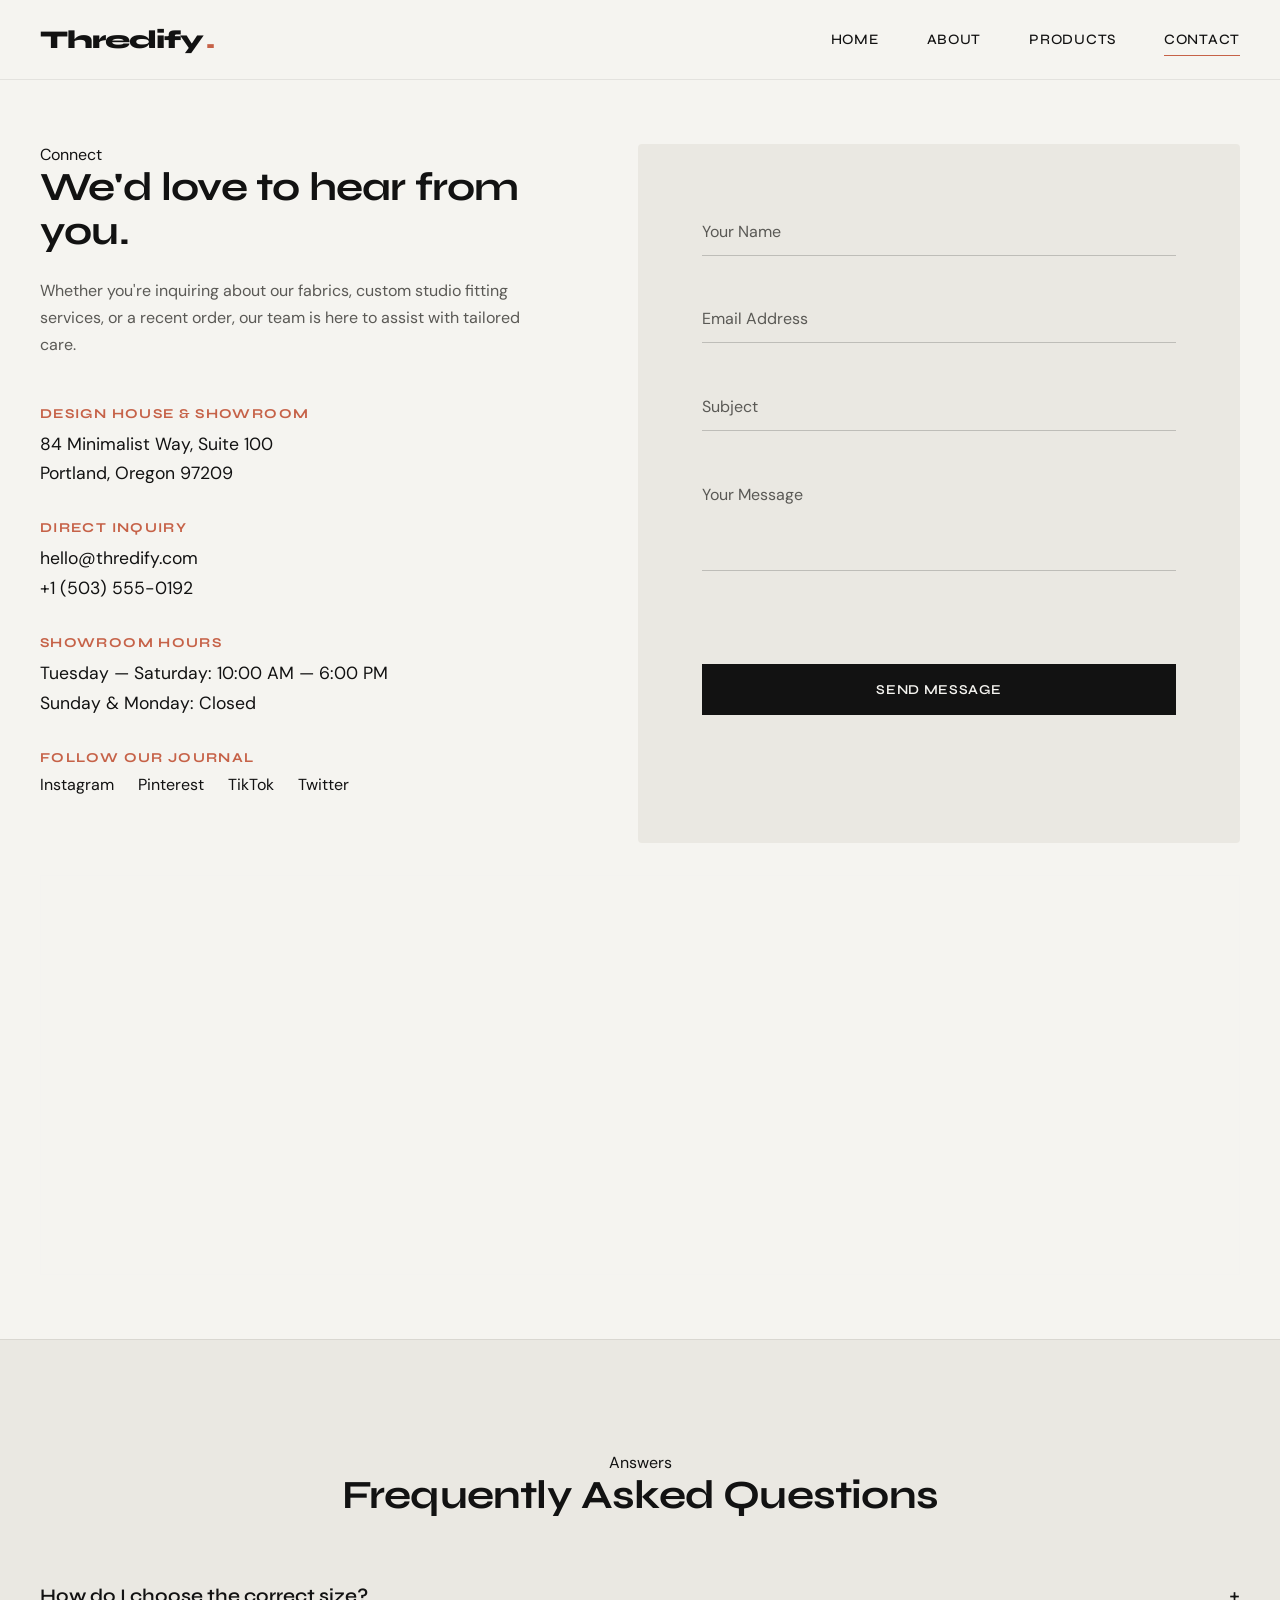
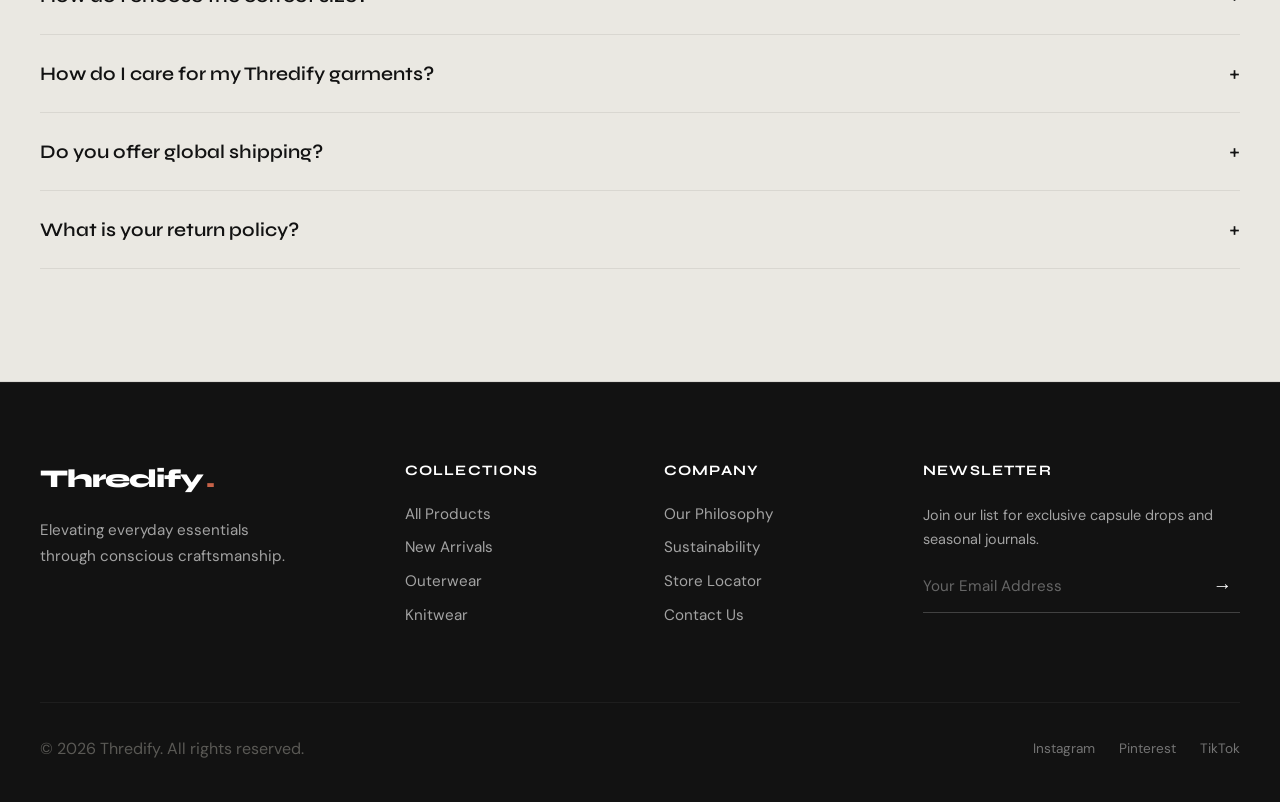
<file: contact.html>
<!DOCTYPE html>
<html lang="en">
<head>
    <meta charset="UTF-8">
    <meta name="viewport" content="width=device-width, initial-scale=1.0">
    <title>Contact Thredify | Find Our Showrooms & Connect</title>
    <meta name="description" content="Reach out to Thredify. Visit our carbon-neutral design showrooms, contact our support team, or read our answers to frequently asked questions.">
    <link rel="stylesheet" href="style.css">
</head>
<body>

    <!-- SHARED HEADER -->
    <header id="mainHeader">
        <div class="container header-container">
            <a href="index.html" class="logo" id="headerLogo">
                Thredify<span>.</span>
            </a>
            
            <nav class="nav-desktop" aria-label="Desktop Navigation">
                <a href="index.html">Home</a>
                <a href="about.html">About</a>
                <a href="products.html">Products</a>
                <a href="contact.html">Contact</a>
            </nav>

            <button class="nav-toggle" id="navToggleBtn" aria-label="Toggle Mobile Navigation">
                <span></span>
                <span></span>
                <span></span>
            </button>
        </div>
    </header>

    <!-- MOBILE MENU OVERLAY -->
    <div class="nav-mobile-overlay" id="mobileMenuOverlay">
        <a href="index.html">Home</a>
        <a href="about.html">About</a>
        <a href="products.html">Products</a>
        <a href="contact.html">Contact</a>
    </div>

    <!-- MAIN CONTENT -->
    <main>
        
        <!-- CONTACT SECTION -->
        <section class="section contact-hero animate-fade-in" style="padding-bottom: 2rem;">
            <div class="container contact-grid">
                <!-- Info Column -->
                <div class="contact-info-col">
                    <span class="hero-tagline">Connect</span>
                    <h2>We'd love to hear from you.</h2>
                    <p>Whether you're inquiring about our fabrics, custom studio fitting services, or a recent order, our team is here to assist with tailored care.</p>
                    
                    <div class="contact-details">
                        <!-- Showroom address -->
                        <div class="contact-detail-item">
                            <h4>Design House & Showroom</h4>
                            <p>84 Minimalist Way, Suite 100<br>Portland, Oregon 97209</p>
                        </div>
                        
                        <!-- Contact points -->
                        <div class="contact-detail-item">
                            <h4>Direct Inquiry</h4>
                            <p><a href="mailto:hello@thredify.com">hello@thredify.com</a></p>
                            <p><a href="tel:+15035550192">+1 (503) 555-0192</a></p>
                        </div>

                        <!-- Hours -->
                        <div class="contact-detail-item">
                            <h4>Showroom Hours</h4>
                            <p>Tuesday — Saturday: 10:00 AM — 6:00 PM<br>Sunday & Monday: Closed</p>
                        </div>

                        <!-- Social Media Outlets -->
                        <div class="contact-detail-item">
                            <h4>Follow Our Journal</h4>
                            <div class="social-links" id="contactSocials" style="margin-top: 0.5rem;">
                                <a href="https://instagram.com" target="_blank" rel="noopener noreferrer">Instagram</a>
                                <a href="https://pinterest.com" target="_blank" rel="noopener noreferrer">Pinterest</a>
                                <a href="https://tiktok.com" target="_blank" rel="noopener noreferrer">TikTok</a>
                                <a href="https://twitter.com" target="_blank" rel="noopener noreferrer">Twitter</a>
                            </div>
                        </div>
                    </div>
                </div>

                <!-- Form Column -->
                <div class="contact-form-col">
                    <form id="contactForm" aria-label="Contact Form">
                        <!-- Name -->
                        <div class="form-group">
                            <input type="text" id="name" placeholder=" " required autocomplete="name">
                            <label for="name">Your Name</label>
                        </div>
                        
                        <!-- Email -->
                        <div class="form-group">
                            <input type="email" id="email" placeholder=" " required autocomplete="email">
                            <label for="email">Email Address</label>
                        </div>

                        <!-- Subject -->
                        <div class="form-group">
                            <input type="text" id="subject" placeholder=" " required>
                            <label for="subject">Subject</label>
                        </div>
                        
                        <!-- Message -->
                        <div class="form-group">
                            <textarea id="message" placeholder=" " required></textarea>
                            <label for="message">Your Message</label>
                        </div>

                        <div class="form-feedback" id="contactFormFeedback"></div>

                        <button type="submit" class="btn btn-primary" id="contactSubmitBtn" style="width: 100%;">
                            <span>Send Message</span>
                        </button>
                    </form>
                </div>
            </div>
        </section>

        <!-- STYLIZED MAP EMBED SECTION -->
        <section class="section reveal-on-scroll" style="padding-top: 0; padding-bottom: 4rem;" id="mapSection">
            <div class="container">
                <div class="map-container" style="height: 400px; width: 100%; border: 1px solid var(--border-color); overflow: hidden; filter: grayscale(1) invert(0.9) contrast(1.2);">
                    <iframe src="https://www.google.com/maps/embed?pb=!1m18!1m12!1m3!1d2795.5908587127116!2d-122.68412852341498!3d45.528434771075035!2m3!1f0!2f0!3f0!3m2!1i1024!2i768!4f13.1!3m3!1m2!1s0x54950a0211ff1f8b%3A0x7d01306354fa409e!2sPearl%20District%2C%20Portland%2C%20OR!5e0!3m2!1sen!2sus!4v1700000000000!5m2!1sen!2sus" width="100%" height="100%" style="border:0;" allowfullscreen="" loading="lazy" referrerpolicy="no-referrer-when-downgrade"></iframe>
                </div>
            </div>
        </section>

        <!-- FAQs SECTION -->
        <section class="section reveal-on-scroll" style="background-color: var(--bg-secondary); border-top: 1px solid var(--border-color); border-bottom: 1px solid var(--border-color);" id="faqSection">
            <div class="container">
                <div class="faq-header">
                    <span class="hero-tagline">Answers</span>
                    <h2>Frequently Asked Questions</h2>
                </div>

                <div class="faq-list">
                    <!-- FAQ 1: Sizing -->
                    <div class="faq-item">
                        <button class="faq-question" aria-expanded="false" id="faqBtn1">
                            How do I choose the correct size?
                            <span class="faq-icon">+</span>
                        </button>
                        <div class="faq-answer">
                            <p>Most Thredify garments are designed with a contemporary, relaxed fit. We recommend ordering your normal size for the intended drape. You can view our detailed chest, waist, and sleeve dimensions directly in the options guide of our product detail modals.</p>
                        </div>
                    </div>

                    <!-- FAQ 2: Care -->
                    <div class="faq-item">
                        <button class="faq-question" aria-expanded="false" id="faqBtn2">
                            How do I care for my Thredify garments?
                            <span class="faq-icon">+</span>
                        </button>
                        <div class="faq-answer">
                            <p>Because we use organic, luxury fibers with zero harsh chemical coatings, we recommend hand washing or machine washing cold on a gentle cycle. Always lay flat to dry to maintain the shape and longevity of the fibers.</p>
                        </div>
                    </div>

                    <!-- FAQ 3: Shipping -->
                    <div class="faq-item">
                        <button class="faq-question" aria-expanded="false" id="faqBtn3">
                            Do you offer global shipping?
                            <span class="faq-icon">+</span>
                        </button>
                        <div class="faq-answer">
                            <p>Yes. We ship worldwide using carbon-neutral freight carriers. Shipping fees and custom clearance fees are calculated directly at checkout based on your delivery country.</p>
                        </div>
                    </div>

                    <!-- FAQ 4: Returns -->
                    <div class="faq-item">
                        <button class="faq-question" aria-expanded="false" id="faqBtn4">
                            What is your return policy?
                            <span class="faq-icon">+</span>
                        </button>
                        <div class="faq-answer">
                            <p>We accept returns of unworn, unwashed garments with original tags intact within 30 days of purchase. Simply print a prepaid shipping label via our online returns portal.</p>
                        </div>
                    </div>
                </div>
            </div>
        </section>
    </main>

    <!-- SHARED FOOTER -->
    <footer id="mainFooter">
        <div class="container">
            <div class="footer-grid">
                <div class="footer-brand">
                    <a href="index.html" class="logo" id="footerLogo">
                        Thredify<span>.</span>
                    </a>
                    <p>Elevating everyday essentials through conscious craftsmanship.</p>
                </div>
                <div class="footer-col">
                    <h4>Collections</h4>
                    <ul>
                        <li><a href="products.html">All Products</a></li>
                        <li><a href="products.html">New Arrivals</a></li>
                        <li><a href="products.html">Outerwear</a></li>
                        <li><a href="products.html">Knitwear</a></li>
                    </ul>
                </div>
                <div class="footer-col">
                    <h4>Company</h4>
                    <ul>
                        <li><a href="about.html">Our Philosophy</a></li>
                        <li><a href="about.html#sustainability">Sustainability</a></li>
                        <li><a href="contact.html">Store Locator</a></li>
                        <li><a href="contact.html">Contact Us</a></li>
                    </ul>
                </div>
                <div class="footer-col">
                    <h4>Newsletter</h4>
                    <div class="newsletter-form-wrapper">
                        <form class="newsletter-form" id="newsletterForm" aria-label="Newsletter Signup">
                            <p>Join our list for exclusive capsule drops and seasonal journals.</p>
                            <div class="input-group">
                                <input type="email" placeholder="Your Email Address" aria-label="Email Address" required>
                                <button type="submit" aria-label="Subscribe">→</button>
                            </div>
                        </form>
                        <div class="newsletter-feedback" id="newsletterFeedback"></div>
                    </div>
                </div>
            </div>

            <div class="footer-bottom">
                <p>&copy; 2026 Thredify. All rights reserved.</p>
                <div class="social-links" id="socialLinks">
                    <a href="https://instagram.com" target="_blank" rel="noopener noreferrer" aria-label="Follow us on Instagram">Instagram</a>
                    <a href="https://pinterest.com" target="_blank" rel="noopener noreferrer" aria-label="Follow us on Pinterest">Pinterest</a>
                    <a href="https://tiktok.com" target="_blank" rel="noopener noreferrer" aria-label="Follow us on TikTok">TikTok</a>
                </div>
            </div>
        </div>
    </footer>

    <script src="main.js"></script>
</body>
</html>
</file>
<file: style.css>
@import url('https://fonts.googleapis.com/css2?family=DM+Sans:ital,opsz,wght@0,9..40,100..1000;1,9..40,100..1000&family=Syne:wght@400..800&display=swap');

/* --- DESIGN SYSTEM & SYSTEM VARIABLES --- */
:root {
    --bg-primary: #f5f4f0;      /* Luxurious Off-White */
    --bg-secondary: #eae8e2;    /* Slightly Darker Tint for contrast */
    --text-primary: #121212;    /* Soft Charcoal */
    --text-secondary: #5a5955;  /* Muted Charcoal */
    --accent: #c66248;          /* Bold Premium Terracotta */
    --accent-hover: #ad4f37;
    --border-color: rgba(18, 18, 18, 0.08);
    --border-color-dark: rgba(18, 18, 18, 0.2);
    
    --font-heading: 'Syne', sans-serif;
    --font-body: 'DM Sans', sans-serif;
    
    --transition-smooth: all 0.4s cubic-bezier(0.25, 1, 0.5, 1);
    --transition-quick: all 0.2s ease;
    
    --max-width: 1400px;
    --header-height: 80px;
}

/* --- BASE STYLES --- */
* {
    box-sizing: border-box;
    margin: 0;
    padding: 0;
}

html {
    scroll-behavior: smooth;
    background-color: var(--bg-primary);
    color: var(--text-primary);
    font-family: var(--font-body);
    font-size: 16px;
    -webkit-font-smoothing: antialiased;
}

body {
    min-height: 100vh;
    display: flex;
    flex-direction: column;
    overflow-x: hidden;
}

/* --- TYPOGRAPHY --- */
h1, h2, h3, h4, h5, h6 {
    font-family: var(--font-heading);
    font-weight: 700;
    line-height: 1.1;
    letter-spacing: -0.02em;
}

p {
    font-size: 1rem;
    line-height: 1.7;
    color: var(--text-secondary);
    font-weight: 400;
}

a {
    color: inherit;
    text-decoration: none;
    transition: var(--transition-quick);
}

/* --- LAYOUT CONTAINERS --- */
.container {
    width: 100%;
    max-width: var(--max-width);
    margin: 0 auto;
    padding: 0 2.5rem;
}

.section {
    padding: 7rem 0;
}

/* --- REUSABLE COMPONENTS & BUTTONS --- */
.btn {
    display: inline-flex;
    align-items: center;
    justify-content: center;
    padding: 1rem 2.2rem;
    font-family: var(--font-heading);
    font-weight: 600;
    text-transform: uppercase;
    font-size: 0.85rem;
    letter-spacing: 0.05em;
    cursor: pointer;
    transition: var(--transition-smooth);
    border: 1px solid transparent;
    position: relative;
    overflow: hidden;
}

.btn-primary {
    background-color: var(--text-primary);
    color: var(--bg-primary);
}

.btn-primary::after {
    content: '';
    position: absolute;
    top: 0;
    left: 0;
    width: 100%;
    height: 100%;
    background-color: var(--accent);
    transform: translateY(100%);
    transition: var(--transition-smooth);
    z-index: 1;
}

.btn-primary span {
    position: relative;
    z-index: 2;
}

.btn-primary:hover::after {
    transform: translateY(0);
}

.btn-primary:hover {
    color: #ffffff;
}

.btn-secondary {
    background-color: transparent;
    color: var(--text-primary);
    border-color: var(--text-primary);
}

.btn-secondary:hover {
    background-color: var(--text-primary);
    color: var(--bg-primary);
}

.btn-text {
    padding: 0;
    font-family: var(--font-heading);
    font-weight: 600;
    text-transform: uppercase;
    font-size: 0.85rem;
    letter-spacing: 0.05em;
    display: inline-flex;
    align-items: center;
    gap: 0.5rem;
}

.btn-text::after {
    content: '→';
    transition: var(--transition-quick);
}

.btn-text:hover {
    color: var(--accent);
}

.btn-text:hover::after {
    transform: translateX(5px);
}

/* --- SHARED HEADER --- */
header {
    height: var(--header-height);
    display: flex;
    align-items: center;
    position: fixed;
    top: 0;
    left: 0;
    width: 100%;
    z-index: 1000;
    background-color: rgba(245, 244, 240, 0.85);
    backdrop-filter: blur(10px);
    border-bottom: 1px solid var(--border-color);
    transition: var(--transition-smooth);
}

header.scrolled {
    height: 70px;
    background-color: rgba(245, 244, 240, 0.95);
    box-shadow: 0 4px 30px rgba(0, 0, 0, 0.02);
}

.header-container {
    display: flex;
    justify-content: space-between;
    align-items: center;
    width: 100%;
}

.logo {
    font-family: var(--font-heading);
    font-weight: 800;
    font-size: 1.6rem;
    letter-spacing: -0.04em;
    color: var(--text-primary);
    display: flex;
    align-items: center;
    gap: 0.2rem;
}

.logo span {
    color: var(--accent);
}

nav.nav-desktop {
    display: flex;
    gap: 3rem;
}

nav.nav-desktop a {
    font-family: var(--font-heading);
    font-weight: 500;
    font-size: 0.9rem;
    text-transform: uppercase;
    letter-spacing: 0.05em;
    position: relative;
    padding: 0.5rem 0;
}

nav.nav-desktop a::after {
    content: '';
    position: absolute;
    bottom: 0;
    left: 0;
    width: 100%;
    height: 1.5px;
    background-color: var(--accent);
    transform: scaleX(0);
    transform-origin: right;
    transition: transform 0.4s cubic-bezier(0.25, 1, 0.5, 1);
}

nav.nav-desktop a:hover::after,
nav.nav-desktop a.active::after {
    transform: scaleX(1);
    transform-origin: left;
}

/* Mobile Nav Trigger */
.nav-toggle {
    display: none;
    background: none;
    border: none;
    cursor: pointer;
    padding: 0.5rem;
    z-index: 1100;
}

.nav-toggle span {
    display: block;
    width: 25px;
    height: 2px;
    background-color: var(--text-primary);
    margin: 5px 0;
    transition: var(--transition-smooth);
}

/* Mobile Menu Overlay */
.nav-mobile-overlay {
    position: fixed;
    top: 0;
    right: -100%;
    width: 100%;
    height: 100vh;
    background-color: var(--bg-primary);
    z-index: 1050;
    display: flex;
    flex-direction: column;
    justify-content: center;
    align-items: center;
    gap: 2.5rem;
    transition: var(--transition-smooth);
}

.nav-mobile-overlay.active {
    right: 0;
}

.nav-mobile-overlay a {
    font-family: var(--font-heading);
    font-weight: 700;
    font-size: 2rem;
    text-transform: uppercase;
    letter-spacing: 0.02em;
}

.nav-mobile-overlay a.active {
    color: var(--accent);
}

/* Hamburger toggle active class */
.nav-toggle.active span:nth-child(1) {
    transform: rotate(-45deg) translate(-5px, 5px);
}
.nav-toggle.active span:nth-child(2) {
    opacity: 0;
}
.nav-toggle.active span:nth-child(3) {
    transform: rotate(45deg) translate(-5px, -5px);
}

/* --- FULL-WIDTH HERO CAROUSEL --- */
.hero-fullwidth {
    position: relative;
    width: 100%;
    height: 100vh;
    overflow: hidden;
    display: flex;
    align-items: center;
}

.hero-carousel {
    position: absolute;
    top: 0;
    left: 0;
    width: 100%;
    height: 100%;
    z-index: 1;
}

.carousel-slide {
    position: absolute;
    top: 0;
    left: 0;
    width: 100%;
    height: 100%;
    opacity: 0;
    transition: opacity 1.2s ease-in-out;
}

.carousel-slide.active {
    opacity: 1;
}

.carousel-slide img {
    width: 100%;
    height: 100%;
    object-fit: cover;
    object-position: center;
}

.hero-overlay {
    position: absolute;
    top: 0;
    left: 0;
    width: 100%;
    height: 100%;
    background: linear-gradient(to bottom, rgba(18, 18, 18, 0.4), rgba(18, 18, 18, 0.65));
    z-index: 2;
}

.hero-container-alt {
    position: relative;
    z-index: 3;
    width: 100%;
}

.hero-content-alt {
    max-width: 650px;
    color: #ffffff;
}

.hero-content-alt h1 {
    font-size: clamp(2.8rem, 6vw, 4.5rem);
    line-height: 1.05;
    margin-bottom: 1.5rem;
    color: #ffffff;
}

.hero-content-alt p {
    color: rgba(255, 255, 255, 0.85);
    margin-bottom: 2.5rem;
    font-size: 1.15rem;
}

.hero-content-alt .btn-secondary {
    color: #ffffff;
    border-color: #ffffff;
}

.hero-content-alt .btn-secondary:hover {
    background-color: #ffffff;
    color: var(--text-primary);
}

/* --- SCROLL REVEAL STYLES --- */
.reveal-on-scroll {
    opacity: 0;
    transform: translateY(40px);
    transition: opacity 0.8s cubic-bezier(0.25, 1, 0.5, 1), transform 0.8s cubic-bezier(0.25, 1, 0.5, 1);
}

.reveal-on-scroll.visible {
    opacity: 1;
    transform: translateY(0);
}

/* --- TESTIMONIALS / PRESS STRIP --- */
.press-strip {
    background-color: #121212;
    color: #ffffff;
    padding: 3rem 0;
    border-top: 1px solid rgba(255,255,255,0.05);
    border-bottom: 1px solid rgba(255,255,255,0.05);
    overflow: hidden;
}

.press-container {
    display: flex;
    justify-content: space-around;
    align-items: center;
    flex-wrap: wrap;
    gap: 2.5rem;
}

.press-item {
    text-align: center;
    max-width: 320px;
}

.press-quote {
    font-family: var(--font-heading);
    font-weight: 500;
    font-size: 1.1rem;
    line-height: 1.4;
    margin-bottom: 0.8rem;
    color: #eae8e2;
}

.press-source {
    font-size: 0.75rem;
    text-transform: uppercase;
    letter-spacing: 0.2em;
    color: var(--accent);
}

/* --- FEATURED PRODUCTS & CARD HOVER EFFECTS --- */
.section-header {
    margin-bottom: 4rem;
}

.section-header h2 {
    font-size: 2.5rem;
    margin-bottom: 0.5rem;
}

.section-subtitle {
    color: var(--text-secondary);
    font-size: 1.1rem;
}

.product-grid {
    display: grid;
    grid-template-columns: repeat(auto-fill, minmax(280px, 1fr));
    gap: 2.5rem;
}

.product-card {
    display: flex;
    flex-direction: column;
    position: relative;
    background: transparent;
}

.product-img-wrapper {
    position: relative;
    aspect-ratio: 3/4;
    overflow: hidden;
    background-color: var(--bg-secondary);
    margin-bottom: 1.2rem;
}

.product-img-wrapper img {
    width: 100%;
    height: 100%;
    object-fit: cover;
    transition: var(--transition-smooth);
}

.product-img-hover {
    position: absolute;
    top: 0;
    left: 0;
    opacity: 0;
}

.product-card:hover .product-img-main {
    opacity: 0;
}

.product-card:hover .product-img-hover {
    opacity: 1;
    transform: scale(1.03);
}

.product-badge {
    position: absolute;
    top: 1rem;
    left: 1rem;
    background-color: var(--accent);
    color: #ffffff;
    padding: 0.3rem 0.8rem;
    font-family: var(--font-heading);
    font-size: 0.75rem;
    font-weight: 600;
    text-transform: uppercase;
    letter-spacing: 0.05em;
    z-index: 10;
}

/* Quick Add to Cart button overlay */
.add-to-cart-quick {
    position: absolute;
    bottom: 0;
    left: 0;
    width: 100%;
    padding: 1.2rem;
    background-color: rgba(18, 18, 18, 0.9);
    color: #ffffff;
    border: none;
    font-family: var(--font-heading);
    font-weight: 600;
    font-size: 0.8rem;
    text-transform: uppercase;
    letter-spacing: 0.1em;
    cursor: pointer;
    transform: translateY(100%);
    transition: var(--transition-smooth);
    z-index: 15;
}

.product-card:hover .add-to-cart-quick {
    transform: translateY(0);
}

.add-to-cart-quick:hover {
    background-color: var(--accent);
}

.product-info {
    display: flex;
    justify-content: space-between;
    align-items: flex-start;
}

.product-title {
    font-family: var(--font-body);
    font-weight: 500;
    font-size: 1.05rem;
    margin-bottom: 0.2rem;
}

.product-category {
    font-size: 0.85rem;
    color: var(--text-secondary);
    text-transform: uppercase;
    letter-spacing: 0.05em;
}

.product-price {
    font-family: var(--font-heading);
    font-weight: 700;
    font-size: 1.05rem;
    color: var(--accent);
}

/* --- DEDICATED NEWSLETTER SECTION --- */
.newsletter-section {
    background-color: var(--bg-secondary);
    border-top: 1px solid var(--border-color);
}

.newsletter-box {
    max-width: 600px;
    margin: 0 auto;
    text-align: center;
}

.newsletter-box h2 {
    font-size: 2.5rem;
    margin-bottom: 1rem;
}

.newsletter-box p {
    margin-bottom: 2rem;
}

.newsletter-section-form {
    display: flex;
    gap: 1rem;
    align-items: center;
}

.newsletter-section-form .input-group {
    flex-grow: 1;
    border-bottom-color: var(--text-primary);
}

.newsletter-section-form input {
    color: var(--text-primary);
}

.newsletter-section-form input::placeholder {
    color: var(--text-secondary);
}

.newsletter-section-form button {
    color: var(--text-primary);
}

/* --- BRAND STORY TEASER GRID --- */
.teaser-grid {
    display: grid;
    grid-template-columns: 1fr 1.2fr;
    gap: 5rem;
    align-items: center;
}

.teaser-img {
    height: 55vh;
    overflow: hidden;
}

.teaser-img img {
    width: 100%;
    height: 100%;
    object-fit: cover;
}

.teaser-content {
    display: flex;
    flex-direction: column;
    align-items: flex-start;
}

.teaser-content h2 {
    font-size: 2.8rem;
    margin-bottom: 1.5rem;
}

.teaser-content p {
    font-size: 1.15rem;
    margin-bottom: 2rem;
    max-width: 500px;
}

/* --- ABOUT PAGE SPECIFIC STYLES --- */
.about-hero {
    padding-top: calc(var(--header-height) + 5rem);
    text-align: center;
}

.about-hero h1 {
    font-size: clamp(2.5rem, 5vw, 4.5rem);
    max-width: 800px;
    margin: 0 auto 2rem auto;
}

.about-intro-img {
    height: 50vh;
    width: 100%;
    overflow: hidden;
    margin-top: 4rem;
}

.about-intro-img img {
    width: 100%;
    height: 100%;
    object-fit: cover;
    object-position: center 30%;
}

.pillars-grid {
    display: grid;
    grid-template-columns: repeat(3, 1fr);
    gap: 3rem;
}

.pillar-card {
    padding: 3rem;
    background-color: var(--bg-secondary);
    border-radius: 4px;
    transition: var(--transition-smooth);
}

.pillar-card:hover {
    transform: translateY(-5px);
    box-shadow: 0 10px 30px rgba(0,0,0,0.02);
}

.pillar-num {
    font-family: var(--font-heading);
    font-size: 3rem;
    font-weight: 800;
    color: var(--accent);
    opacity: 0.3;
    margin-bottom: 2rem;
}

.pillar-card h3 {
    font-size: 1.5rem;
    margin-bottom: 1rem;
}

/* Timeline */
.timeline {
    position: relative;
    max-width: 800px;
    margin: 0 auto;
}

.timeline::after {
    content: '';
    position: absolute;
    width: 2px;
    background-color: var(--border-color-dark);
    top: 0;
    bottom: 0;
    left: 50%;
    margin-left: -1px;
}

.timeline-container {
    padding: 10px 40px;
    position: relative;
    background-color: inherit;
    width: 50%;
}

.timeline-container::after {
    content: '';
    position: absolute;
    width: 12px;
    height: 12px;
    right: -6px;
    background-color: var(--accent);
    border: 2px solid var(--bg-primary);
    top: 25px;
    border-radius: 50%;
    z-index: 1;
}

.timeline-left {
    left: 0;
}

.timeline-right {
    left: 50%;
}

.timeline-right::after {
    left: -6px;
}

.timeline-content {
    padding: 2rem;
    background-color: var(--bg-secondary);
    position: relative;
    border-radius: 4px;
}

.timeline-year {
    font-family: var(--font-heading);
    font-size: 1.5rem;
    font-weight: 700;
    color: var(--accent);
    margin-bottom: 0.5rem;
}

/* --- PRODUCTS PAGE SPECIFIC STYLES --- */
.products-hero {
    padding-top: calc(var(--header-height) + 4rem);
    margin-bottom: 3rem;
}

.products-hero h1 {
    font-size: 3rem;
    margin-bottom: 1rem;
}

.filter-bar {
    display: flex;
    justify-content: flex-start;
    gap: 1.5rem;
    border-bottom: 1px solid var(--border-color);
    padding-bottom: 1rem;
    margin-bottom: 4rem;
    overflow-x: auto;
    scrollbar-width: none;
}

.filter-bar::-webkit-scrollbar {
    display: none;
}

.filter-btn {
    background: none;
    border: none;
    font-family: var(--font-heading);
    font-weight: 600;
    font-size: 0.9rem;
    text-transform: uppercase;
    letter-spacing: 0.05em;
    cursor: pointer;
    padding: 0.5rem 0;
    position: relative;
    color: var(--text-secondary);
    white-space: nowrap;
    transition: var(--transition-quick);
}

.filter-btn:hover {
    color: var(--text-primary);
}

.filter-btn::after {
    content: '';
    position: absolute;
    bottom: -1px;
    left: 0;
    width: 100%;
    height: 2px;
    background-color: var(--accent);
    transform: scaleX(0);
    transition: transform 0.3s ease;
}

.filter-btn.active {
    color: var(--text-primary);
}

.filter-btn.active::after {
    transform: scaleX(1);
}

.product-card.hidden {
    opacity: 0;
    transform: scale(0.95);
    position: absolute;
    pointer-events: none;
    visibility: hidden;
    width: 0;
    height: 0;
    margin: 0;
    padding: 0;
    border: none;
}

/* --- CONTACT PAGE SPECIFIC STYLES --- */
.contact-hero {
    padding-top: calc(var(--header-height) + 4rem);
}

.contact-grid {
    display: grid;
    grid-template-columns: 1fr 1.2fr;
    gap: 6rem;
}

.contact-info-col h2 {
    font-size: 2.5rem;
    margin-bottom: 1.5rem;
}

.contact-details {
    margin: 3rem 0;
}

.contact-detail-item {
    margin-bottom: 2rem;
}

.contact-detail-item h4 {
    font-size: 0.85rem;
    text-transform: uppercase;
    letter-spacing: 0.1em;
    color: var(--accent);
    margin-bottom: 0.5rem;
}

.contact-detail-item p {
    font-size: 1.1rem;
    color: var(--text-primary);
}

.contact-detail-item a:hover {
    color: var(--accent);
}

/* Floating labels form */
.contact-form-col {
    background-color: var(--bg-secondary);
    padding: 4rem;
    border-radius: 4px;
}

.form-group {
    position: relative;
    margin-bottom: 2.5rem;
}

.form-group input,
.form-group textarea {
    width: 100%;
    padding: 0.8rem 0;
    background: none;
    border: none;
    border-bottom: 1px solid var(--border-color-dark);
    font-family: var(--font-body);
    font-size: 1rem;
    color: var(--text-primary);
    outline: none;
    transition: var(--transition-quick);
}

.form-group textarea {
    resize: none;
    height: 100px;
}

.form-group label {
    position: absolute;
    left: 0;
    top: 0.8rem;
    color: var(--text-secondary);
    pointer-events: none;
    transition: var(--transition-quick);
    font-size: 1rem;
}

.form-group input:focus ~ label,
.form-group input:not(:placeholder-shown) ~ label,
.form-group textarea:focus ~ label,
.form-group textarea:not(:placeholder-shown) ~ label {
    top: -1.2rem;
    font-size: 0.8rem;
    color: var(--accent);
}

.form-group input:focus,
.form-group textarea:focus {
    border-bottom-color: var(--accent);
}

.form-feedback {
    min-height: 1.5rem;
    margin-bottom: 1.5rem;
    font-size: 0.9rem;
    font-weight: 500;
}

.form-feedback.success {
    color: #2e7d32;
}

.form-feedback.error {
    color: #c62828;
}

/* FAQs Accordion */
.faq-section {
    max-width: 800px;
    margin: 0 auto;
}

.faq-header {
    text-align: center;
    margin-bottom: 4rem;
}

.faq-header h2 {
    font-size: 2.5rem;
}

.faq-list {
    display: flex;
    flex-direction: column;
    gap: 1.5rem;
}

.faq-item {
    border-bottom: 1px solid var(--border-color);
    padding-bottom: 1.5rem;
}

.faq-question {
    width: 100%;
    background: none;
    border: none;
    text-align: left;
    font-family: var(--font-heading);
    font-weight: 600;
    font-size: 1.2rem;
    color: var(--text-primary);
    cursor: pointer;
    display: flex;
    justify-content: space-between;
    align-items: center;
}

.faq-icon {
    font-size: 1.5rem;
    transition: transform 0.3s ease;
    font-weight: 300;
}

.faq-answer {
    max-height: 0;
    overflow: hidden;
    transition: max-height 0.4s cubic-bezier(0.25, 1, 0.5, 1);
}

.faq-answer p {
    padding-top: 1rem;
    font-size: 0.95rem;
}

.faq-item.active .faq-icon {
    transform: rotate(45deg);
    color: var(--accent);
}

/* --- ANIMATIONS AND TRANSITIONS --- */
@keyframes fadeIn {
    from {
        opacity: 0;
        transform: translateY(20px);
    }
    to {
        opacity: 1;
        transform: translateY(0);
    }
}

.animate-fade-in {
    animation: fadeIn 1s cubic-bezier(0.25, 1, 0.5, 1) forwards;
}

/* --- FOOTER --- */
footer {
    background-color: #121212;
    color: #e5e5e5;
    padding: 5rem 0 2.5rem 0;
    margin-top: auto;
    border-top: 1px solid rgba(255, 255, 255, 0.05);
}

.footer-grid {
    display: grid;
    grid-template-columns: 1.5fr 1fr 1fr 1.5fr;
    gap: 3rem;
    margin-bottom: 4rem;
}

.footer-brand .logo {
    color: #ffffff;
    margin-bottom: 1.5rem;
}

.footer-brand p {
    color: #a3a3a3;
    font-size: 0.95rem;
    max-width: 250px;
}

.footer-col h4 {
    font-size: 0.9rem;
    text-transform: uppercase;
    letter-spacing: 0.08em;
    margin-bottom: 1.5rem;
    color: #ffffff;
}

.footer-col ul {
    list-style: none;
}

.footer-col ul li {
    margin-bottom: 0.8rem;
}

.footer-col ul li a {
    color: #a3a3a3;
    font-size: 0.95rem;
}

.footer-col ul li a:hover {
    color: var(--accent);
}

.newsletter-form {
    display: flex;
    flex-direction: column;
    gap: 1rem;
}

.newsletter-form p {
    color: #a3a3a3;
    font-size: 0.9rem;
}

.input-group {
    display: flex;
    border-bottom: 1px solid rgba(255, 255, 255, 0.2);
    padding-bottom: 0.5rem;
    transition: var(--transition-quick);
}

.input-group:focus-within {
    border-bottom-color: var(--accent);
}

.input-group input {
    background: none;
    border: none;
    color: #ffffff;
    padding: 0.5rem 0;
    width: 100%;
    outline: none;
    font-family: var(--font-body);
    font-size: 0.95rem;
}

.input-group input::placeholder {
    color: #666;
}

.input-group button {
    background: none;
    border: none;
    color: #ffffff;
    cursor: pointer;
    padding: 0 0.5rem;
    font-size: 1.2rem;
    transition: var(--transition-quick);
}

.input-group button:hover {
    color: var(--accent);
}

.newsletter-feedback {
    font-size: 0.85rem;
    height: 1.2rem;
    transition: var(--transition-quick);
}

.newsletter-feedback.success {
    color: #81c784;
}

.newsletter-feedback.error {
    color: #e57373;
}

.footer-bottom {
    display: flex;
    justify-content: space-between;
    align-items: center;
    padding-top: 2rem;
    border-top: 1px solid rgba(255, 255, 255, 0.05);
    font-size: 0.85rem;
    color: #737373;
}

.social-links {
    display: flex;
    gap: 1.5rem;
}

.social-links a:hover {
    color: var(--accent);
}

/* --- RESPONSIVE Breakpoints --- */
@media (max-width: 1024px) {
    .section {
        padding: 5rem 0;
    }
    
    .teaser-grid {
        grid-template-columns: 1fr;
        gap: 3rem;
    }
    
    .teaser-img {
        height: 45vh;
    }
    
    .footer-grid {
        grid-template-columns: repeat(2, 1fr);
    }
    
    .pillars-grid {
        grid-template-columns: 1fr;
        gap: 2rem;
    }
    
    .contact-grid {
        grid-template-columns: 1fr;
        gap: 4rem;
    }
}

@media (max-width: 768px) {
    :root {
        --header-height: 70px;
    }
    
    .container {
        padding: 0 1.5rem;
    }
    
    nav.nav-desktop {
        display: none;
    }
    
    .nav-toggle {
        display: block;
    }
    
    .section-header {
        flex-direction: column;
        align-items: flex-start;
        gap: 1.5rem;
    }
    
    .timeline::after {
        left: 31px;
    }
    
    .timeline-container {
        width: 100%;
        padding-left: 70px;
        padding-right: 25px;
    }
    
    .timeline-container::after {
        left: 25px;
        right: auto;
    }
    
    .timeline-right {
        left: 0%;
    }
    
    .contact-form-col {
        padding: 2.5rem;
    }
}

@media (max-width: 480px) {
    .footer-grid {
        grid-template-columns: 1fr;
    }
    
    .hero-actions {
        flex-direction: column;
        width: 100%;
        gap: 1rem;
    }
    
    .btn {
        width: 100%;
    }
    
    .footer-bottom {
        flex-direction: column;
        gap: 1.5rem;
        text-align: center;
    }
    
    .press-container {
        flex-direction: column;
        gap: 2rem;
    }
}

/* --- VALUE CARDS & BLOCKS --- */
.values-grid {
    display: grid;
    grid-template-columns: repeat(auto-fit, minmax(250px, 1fr));
    gap: 2.5rem;
    margin-top: 4rem;
}

.value-card {
    background-color: var(--bg-secondary);
    padding: 3rem 2.5rem;
    border-radius: 4px;
    transition: var(--transition-smooth);
    display: flex;
    flex-direction: column;
    align-items: flex-start;
}

.value-card:hover {
    transform: translateY(-5px);
    box-shadow: 0 10px 30px rgba(0, 0, 0, 0.02);
}

.value-icon {
    font-size: 2.2rem;
    color: var(--accent);
    margin-bottom: 1.5rem;
    display: flex;
    align-items: center;
    justify-content: center;
}

.value-card h3 {
    font-size: 1.3rem;
    margin-bottom: 1rem;
}

/* --- TEAM GRID & CARDS --- */
.team-grid {
    display: grid;
    grid-template-columns: repeat(auto-fit, minmax(320px, 1fr));
    gap: 3rem;
    margin-top: 4rem;
}

.team-card {
    display: flex;
    flex-direction: column;
}

.team-img-wrapper {
    width: 100%;
    aspect-ratio: 4/5;
    overflow: hidden;
    margin-bottom: 1.5rem;
    background-color: var(--bg-secondary);
}

.team-img-wrapper img {
    width: 100%;
    height: 100%;
    object-fit: cover;
    transition: var(--transition-smooth);
}

.team-card:hover img {
    transform: scale(1.03);
}

.team-name {
    font-family: var(--font-heading);
    font-weight: 700;
    font-size: 1.3rem;
    margin-bottom: 0.3rem;
}

.team-role {
    font-size: 0.85rem;
    color: var(--accent);
    text-transform: uppercase;
    letter-spacing: 0.1em;
    font-weight: 600;
    margin-bottom: 1rem;
}

.team-bio {
    font-size: 0.95rem;
    color: var(--text-secondary);
}

/* --- CLOSING CTA BANNER --- */
.cta-banner {
    background-color: var(--accent);
    color: #ffffff;
    text-align: center;
    padding: 6rem 0;
    position: relative;
    overflow: hidden;
}

.cta-banner-content {
    max-width: 600px;
    margin: 0 auto;
    position: relative;
    z-index: 2;
}

.cta-banner-content h2 {
    font-size: clamp(2rem, 5vw, 3rem);
    margin-bottom: 1.5rem;
    color: #ffffff;
}

.cta-banner-content p {
    color: rgba(255, 255, 255, 0.9);
    margin-bottom: 2.5rem;
    font-size: 1.1rem;
}

.cta-banner-content .btn-secondary {
    color: #ffffff;
    border-color: #ffffff;
}

.cta-banner-content .btn-secondary:hover {
    background-color: #ffffff;
    color: var(--text-primary);
}

/* Responsive adjustment for team and values */
@media (max-width: 768px) {
    .values-grid, .team-grid {
        grid-template-columns: 1fr;
    }
}

/* --- SHOP CATALOG FILTER BAR --- */
.shop-filters-container {
    display: flex;
    flex-direction: column;
    gap: 1.5rem;
    margin-bottom: 3.5rem;
    background-color: var(--bg-secondary);
    padding: 2rem;
    border-radius: 4px;
}

.filters-row {
    display: flex;
    flex-wrap: wrap;
    gap: 2rem;
    align-items: center;
}

.filter-group {
    display: flex;
    flex-direction: column;
    gap: 0.5rem;
}

.filter-group label {
    font-family: var(--font-heading);
    font-size: 0.75rem;
    text-transform: uppercase;
    letter-spacing: 0.08em;
    font-weight: 700;
    color: var(--text-primary);
}

.filter-select {
    padding: 0.6rem 1.2rem;
    font-family: var(--font-body);
    font-size: 0.9rem;
    background-color: var(--bg-primary);
    border: 1px solid var(--border-color-dark);
    outline: none;
    cursor: pointer;
    min-width: 140px;
    transition: var(--transition-quick);
}

.filter-select:focus {
    border-color: var(--accent);
}

/* Quick View Overlay Button style */
.quick-view-btn {
    position: absolute;
    top: 50%;
    left: 50%;
    transform: translate(-50%, -50%) translateY(20px);
    padding: 0.9rem 1.8rem;
    background-color: rgba(245, 244, 240, 0.95);
    color: var(--text-primary);
    border: none;
    font-family: var(--font-heading);
    font-weight: 600;
    font-size: 0.75rem;
    text-transform: uppercase;
    letter-spacing: 0.1em;
    cursor: pointer;
    opacity: 0;
    transition: var(--transition-smooth);
    z-index: 12;
}

.product-card:hover .quick-view-btn {
    opacity: 1;
    transform: translate(-50%, -50%) translateY(0);
}

.quick-view-btn:hover {
    background-color: var(--text-primary);
    color: var(--bg-primary);
}

/* Pagination load more */
.load-more-container {
    text-align: center;
    margin-top: 5rem;
}

/* --- PRODUCT DETAIL MODAL --- */
.modal-overlay {
    position: fixed;
    top: 0;
    left: 0;
    width: 100%;
    height: 100%;
    background-color: rgba(18, 18, 18, 0.6);
    backdrop-filter: blur(5px);
    z-index: 2000;
    display: flex;
    justify-content: center;
    align-items: center;
    opacity: 0;
    pointer-events: none;
    transition: opacity 0.4s ease;
}

.modal-overlay.active {
    opacity: 1;
    pointer-events: auto;
}

.modal-body {
    background-color: var(--bg-primary);
    width: 90%;
    max-width: 900px;
    max-height: 90vh;
    overflow-y: auto;
    position: relative;
    border-radius: 4px;
    padding: 3.5rem;
    transform: translateY(30px);
    transition: transform 0.4s cubic-bezier(0.25, 1, 0.5, 1);
    box-shadow: 0 20px 50px rgba(0, 0, 0, 0.15);
}

.modal-overlay.active .modal-body {
    transform: translateY(0);
}

.modal-close {
    position: absolute;
    top: 1.5rem;
    right: 1.5rem;
    background: none;
    border: none;
    font-size: 2rem;
    cursor: pointer;
    color: var(--text-primary);
    line-height: 1;
    transition: var(--transition-quick);
}

.modal-close:hover {
    color: var(--accent);
}

.modal-grid {
    display: grid;
    grid-template-columns: 1.1fr 1fr;
    gap: 3.5rem;
}

.modal-img-col {
    aspect-ratio: 3/4;
    overflow: hidden;
    background-color: var(--bg-secondary);
}

.modal-img-col img {
    width: 100%;
    height: 100%;
    object-fit: cover;
}

.modal-details-col {
    display: flex;
    flex-direction: column;
    justify-content: center;
}

.modal-tag {
    font-family: var(--font-heading);
    font-size: 0.75rem;
    text-transform: uppercase;
    letter-spacing: 0.1em;
    color: var(--accent);
    margin-bottom: 0.8rem;
    font-weight: 700;
}

.modal-title {
    font-size: 2.2rem;
    margin-bottom: 0.8rem;
}

.modal-price {
    font-family: var(--font-heading);
    font-weight: 700;
    font-size: 1.5rem;
    color: var(--accent);
    margin-bottom: 1.5rem;
}

.modal-desc {
    margin-bottom: 2rem;
    font-size: 0.95rem;
}

/* Options selectors */
.modal-option-title {
    font-family: var(--font-heading);
    font-size: 0.75rem;
    text-transform: uppercase;
    letter-spacing: 0.08em;
    font-weight: 700;
    margin-bottom: 0.8rem;
}

.swatch-group {
    display: flex;
    gap: 0.8rem;
    margin-bottom: 2rem;
}

.swatch-btn {
    width: 25px;
    height: 25px;
    border-radius: 50%;
    border: 2px solid transparent;
    cursor: pointer;
    transition: var(--transition-quick);
    outline: none;
}

.swatch-btn.active {
    border-color: var(--text-primary);
}

.size-selector-group {
    display: flex;
    gap: 0.8rem;
    margin-bottom: 2.5rem;
}

.size-btn {
    width: 40px;
    height: 40px;
    border: 1px solid var(--border-color-dark);
    background: none;
    font-family: var(--font-heading);
    font-weight: 600;
    font-size: 0.85rem;
    cursor: pointer;
    transition: var(--transition-quick);
}

.size-btn.active, .size-btn:hover {
    border-color: var(--text-primary);
    background-color: var(--text-primary);
    color: #ffffff;
}

/* Responsive modal rules */
@media (max-width: 768px) {
    .modal-grid {
        grid-template-columns: 1fr;
        gap: 2rem;
    }
    
    .modal-body {
        padding: 2rem;
    }
}
</file>
